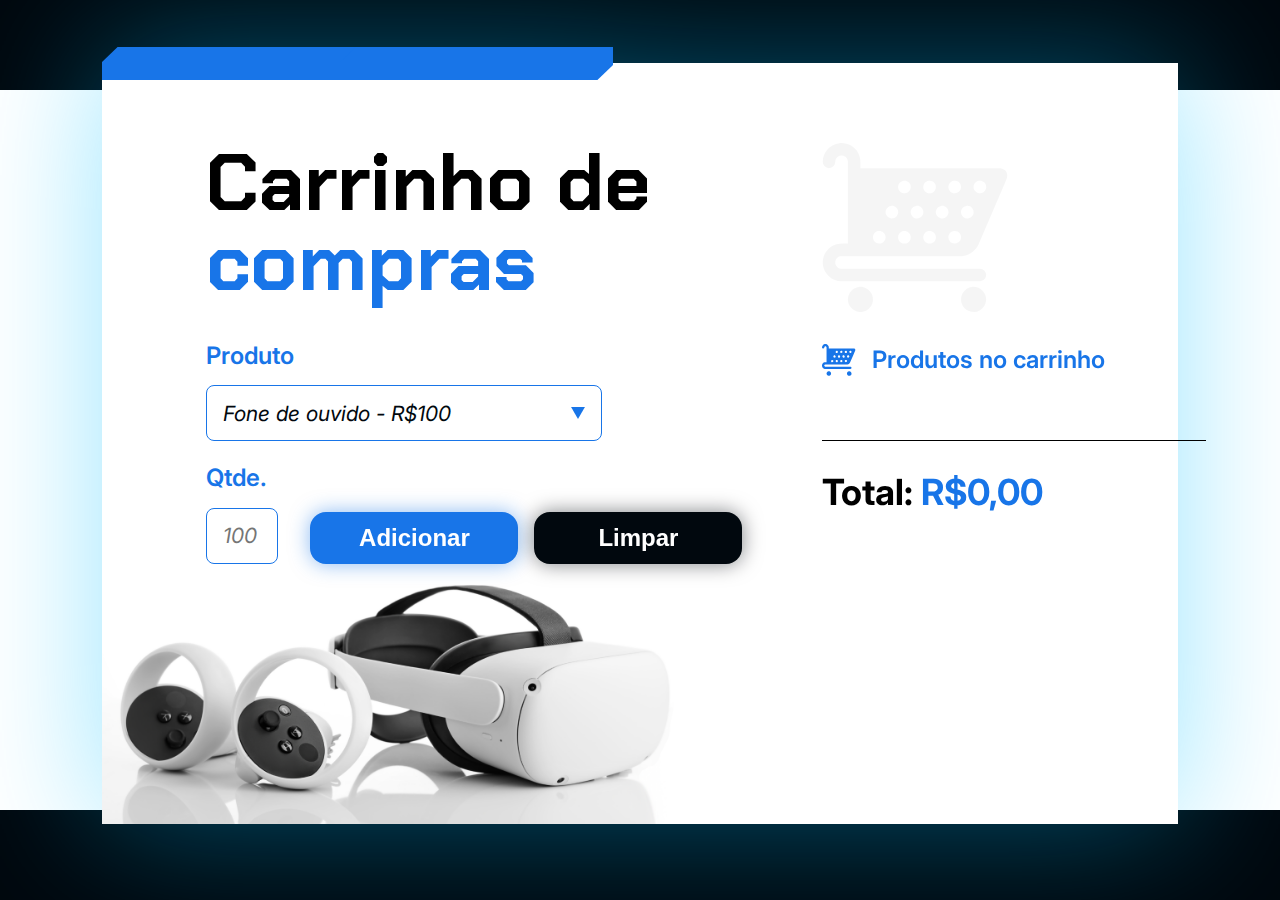
<file: carrinho/index.html>
<!DOCTYPE html>
<html lang="en">

<head>
  <meta charset="UTF-8">
  <meta name="viewport" content="width=device-width, initial-scale=1.0">

  <link rel="preconnect" href="https://fonts.googleapis.com">
  <link rel="preconnect" href="https://fonts.gstatic.com" crossorigin>
  <link href="https://fonts.googleapis.com/css2?family=Chakra+Petch:wght@700&family=Inter:wght@400;600;700&display=swap"
    rel="stylesheet">
  <link rel="stylesheet" href="style.css">

  <title>Carrinho de compras</title>
</head>

<body>
  <main class="conteudo-principal">
    <div class="grafismo-azul"></div>
    <section class="adicionar-produto">
      <h1 class="titulo">
        Carrinho de <span class="texto-azul">compras</span>
      </h1>

      <form class="formulario">
        <label class="campo-grupo">
          <span class="texto-medio-azul">Produto</span>
          <select class="produto-input" name="produto" id="produto">
            <option value="Fone de ouvido - R$ 100">Fone de ouvido - R$100</option>
            <option value="Celular - R$ 1400">Celular - R$1400</option>
            <option value="Oculus VR - R$ 5000">Oculus VR - R$5000</option>
          </select>
          </div>
        </label>

        <section class="parte-inferior">
          <label class="campo-grupo">
            <span class="texto-medio-azul">Qtde.</span>
            <input class="quantidade-input" id="quantidade" type="number" placeholder="100">
          </label>

          <section class="botoes-wrapper">
            <button onclick="adicionar()" type="button" class="botao-form botao-adicionar">Adicionar</button>
            <button onclick="limpar()" type="button" class="botao-form botao-limpar">Limpar</button>
          </section>
        </section>
      </form>
    </section>
    <section class="carrinho">
      <img src="./assets/carrinho-cinza.svg" alt="Imagem de um carrinho de compras cinza">

      <div class="titulo-wrapper">
        <img src="./assets/icone-carrinho.svg" alt="ícone de carrinho">

        <h2 class="carrinho__titulo">Produtos no carrinho</h2>
      </div>

      <section class="carrinho__produtos" id="lista-produtos">
        <section class="carrinho__produtos__produto">
          <span class="texto-azul">1x</span> Celular <span class="texto-azul">R$1400</span>
        </section>
      </section>

      <div class="divisoria"></div>

      <p class="carrinho__total">
        Total: <span class="texto-azul" id="valor-total">R$0,00</span>
      </p>
    </section>
  </main>

  <script src="js/app.js"></script>
</body>

</html>
</file>
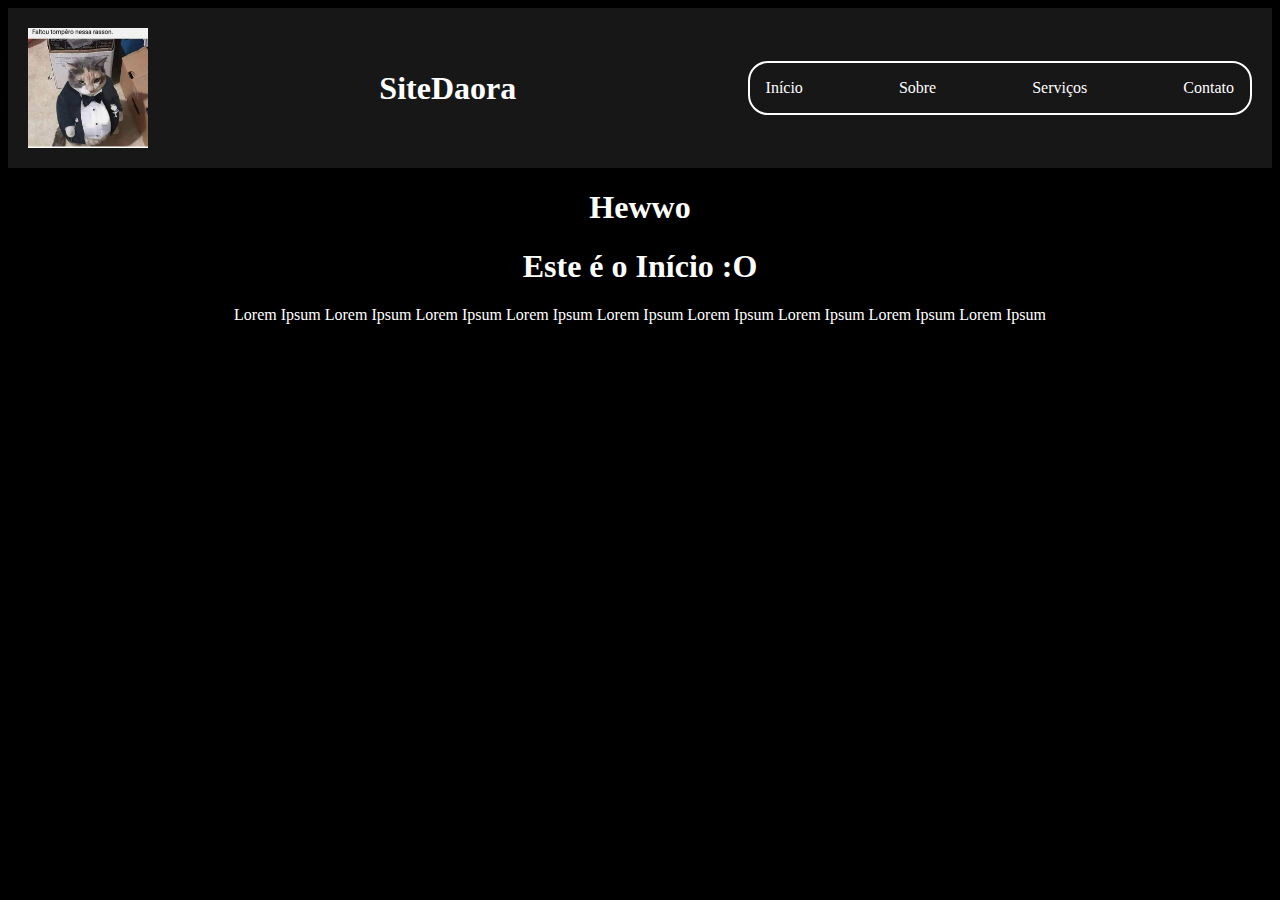
<file: projetohtml/index.html>
<!DOCTYPE html>
<html lang="pt-BR">
<head>
    <meta charset="UTF-8">
    <meta name="viewport" content="width=device-width, initial-scale=1.0">
    <title>ProjetoHTML</title>
    <link rel="stylesheet" href="style.css"> 
</head>
<body>
    <nav class="bar">
        <img class="logo" src="a.jpg" alt="logo">
        <h1 class="logon">SiteDaora</h1>
        <ul class="home">
            <li><a onclick="inicio()">Início</a></li>
            <li><a onclick="sobre()">Sobre</a></li>
            <li><a onclick="servicos()">Serviços</a></li>
            <li><a onclick="contato()">Contato</a></li>
        </ul>
    </nav>
    <h1>Hewwo</h1>
    <h1>Este é o Início :O</h1>
    <p>Lorem Ipsum Lorem Ipsum Lorem Ipsum Lorem Ipsum Lorem Ipsum Lorem Ipsum Lorem Ipsum Lorem Ipsum Lorem Ipsum</p>
    <section id="conteudo"></section>
</body>
<script src="script.js"></script>
</html>
</file>
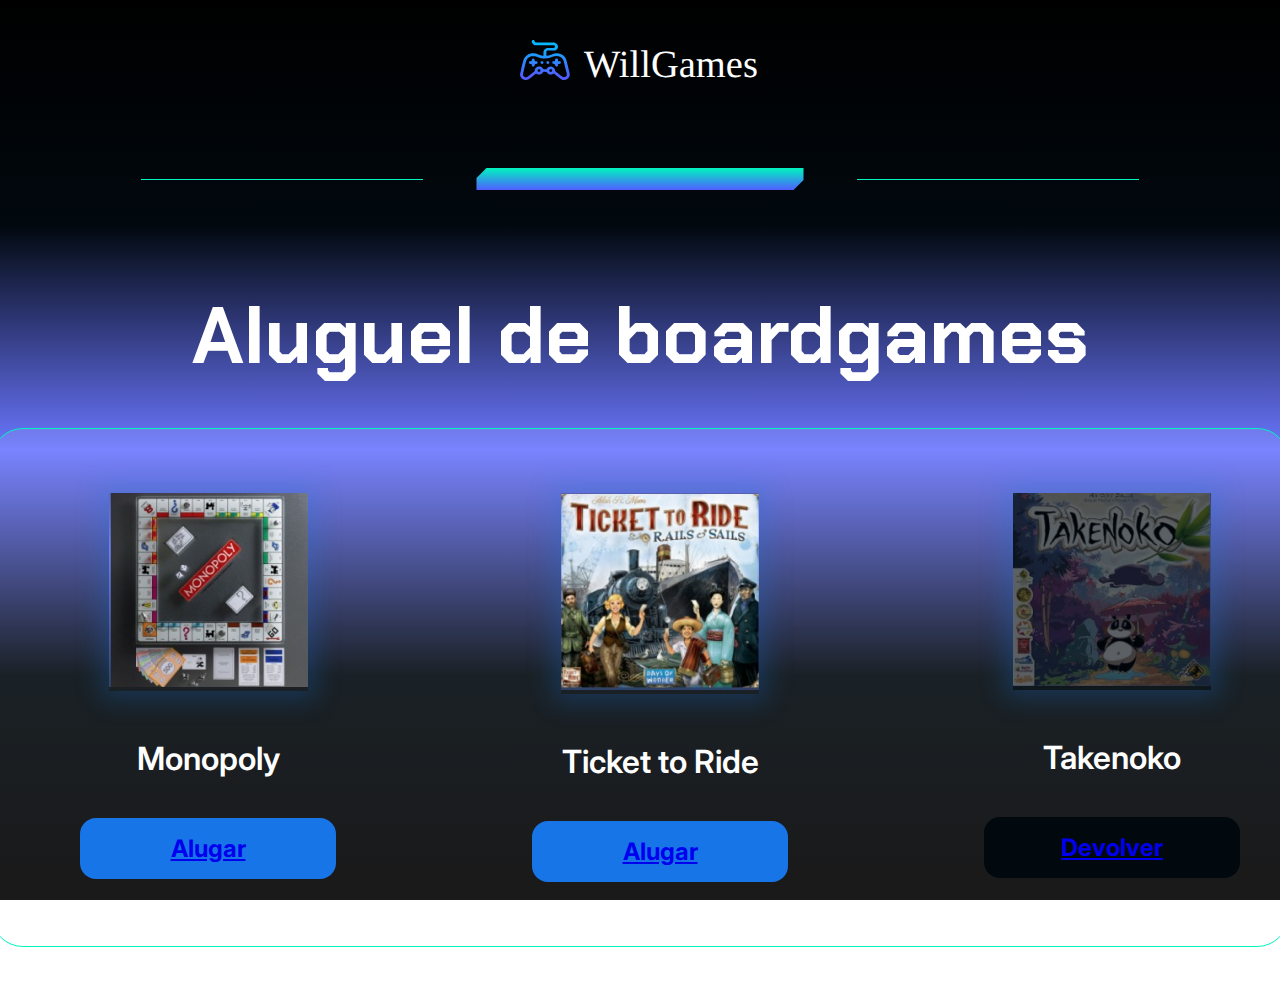
<file: boardgame/byprof/index.html>
<!DOCTYPE html>
<html lang="pt-BR">

<head>
    <meta charset="UTF-8">
    <meta name="viewport" content="width=device-width, initial-scale=1.0">
    <title>WillGames</title>
    <link rel="stylesheet" href="css/estilo.css">
</head>

<body class="body">
    <main class="container main">
        <img src="imagens/logo1.svg" alt="Logo WillGames">
        <section class="divisor">
            <div class="divisor__line"></div>
            <img src="imagens/fade_bar.svg" class="divisor__bar">
            <div class="divisor__line"></div>
        </section>
        <h1 class="page-title">Aluguel de boardgames</h1>
        <section class="dashboard">
            <ul class="dashboard__items">
                <li class="dashboard__items__item" id="game-1">
                    <div class="dashboard__item__img">
                        <img src="imagens/monopoly.png" alt="Capa jogo Monopoly">
                    </div>
                    <p class="dashboard__item__name">Monopoly</p>
                    <a onclick="alterarStatus(1)" href="#" class="dashboard__item__button">Alugar</a>
                </li>
                <li class="dashboard__items__item" id="game-2">
                    <div class="dashboard__item__img">
                        <img src="imagens/tikettoride.png" alt="Capa jogo Ticket to Ride">
                    </div>
                    <p class="dashboard__item__name">Ticket to Ride</p>
                    <a onclick="alterarStatus(2)" href="#" class="dashboard__item__button">Alugar</a>
                </li>
                <li class="dashboard__items__item" id="game-3">
                    <div class="dashboard__item__img dashboard__item__img--rented">
                        <img src="imagens/takenoko.png" alt="Capa jogo Takenoko">
                    </div>
                    <p class="dashboard__item__name">Takenoko</p>
                    <a onclick="alterarStatus(3)" href="#" class="dashboard__item__button dashboard__item__button--return">Devolver</a>
                </li>
            </ul>
        </section>
        
    </main>
    
</body>

</html>
</file>
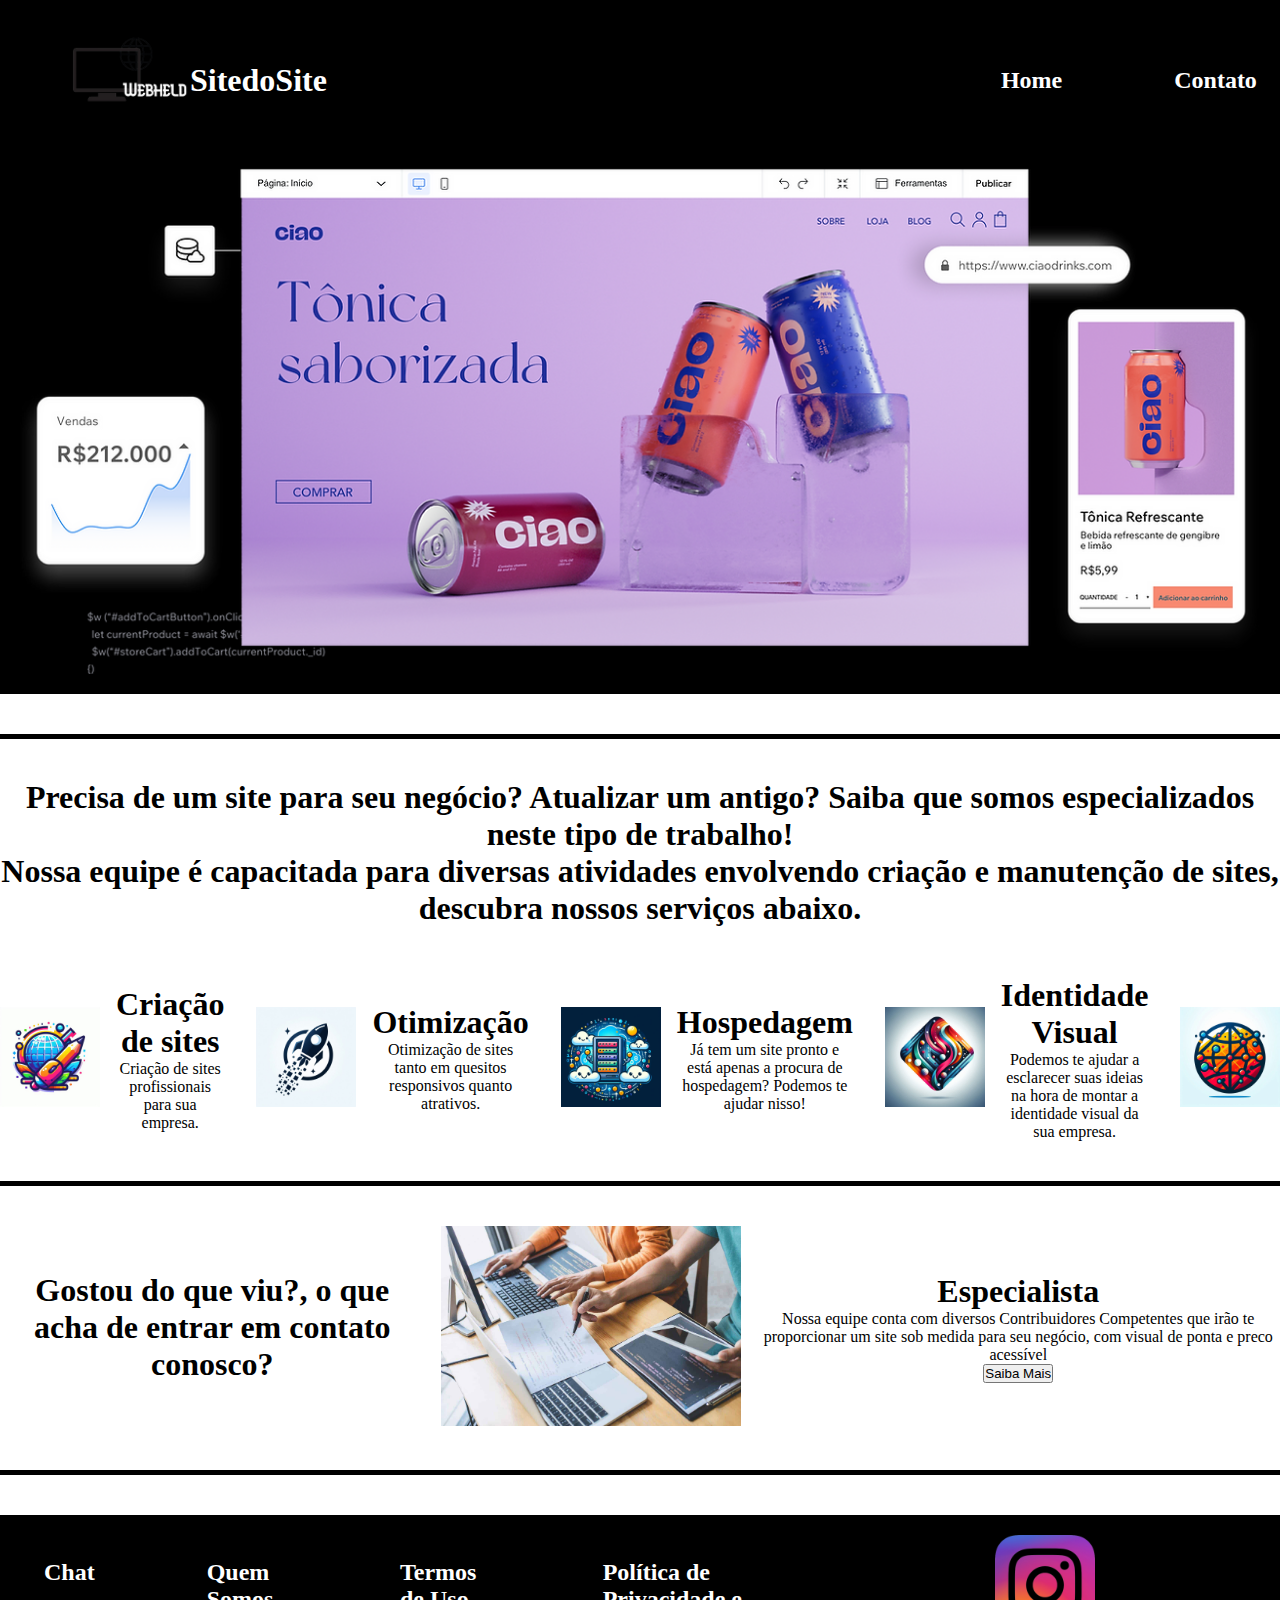
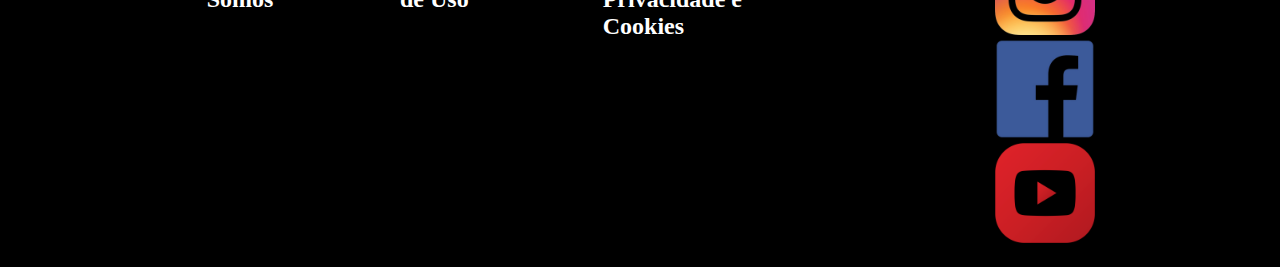
<file: landingpage/landin.html>
<!DOCTYPE html>
<html lang="pt-BR">
<head>
    <meta charset="UTF-8">
    <meta name="viewport" content="width=device-width, initial-scale=1.0">
    <title>SitedoSite</title>
    <link rel="stylesheet" href="landin.css">
</head>
<body>
    <header>
        <div class="bar">
            <img class="logo" src="logo.png" alt="logo">
            <h1 class="site">SitedoSite</h1>
            <ul class="menu">
                <a href="#" class="bts">Home</a>
                <a href="#" class="bts">Contato</a>
                <a href="#" class="bts">Serviços</a>
                <a href="#" class="bts">Orçamento</a>
            </ul>
        </div>
        <img class="img" src="im1.webp" alt="img">
    </header>
    <main class="container">
        <div class="divisor_line"></div>
        <h1>Precisa de um site para seu negócio? Atualizar um antigo? Saiba que somos especializados neste tipo de trabalho!<br>
            Nossa equipe é capacitada para diversas atividades envolvendo criação e manutenção de sites, descubra nossos serviços abaixo.
        </h1>
        <section class="dashboard">
            <ul class="dashboard-itens">
                <li class="dashboard-item">
                    <div class="itemlogo">
                        <img src="logo for website creation.png" alt="creation">
                    </div>
                    <div class="dashcontent">
                        <h1>Criação de sites</h1>
                        <p>Criação de sites profissionais para sua empresa.</p>
                    </div>
                </li>
                <li class="dashboard-item">
                    <div class="itemlogo">
                        <img src="logo para otimização de sites.png" alt="otimization">
                    </div>
                    <div class="dashcontent">
                        <h1>Otimização</h1>
                        <p>Otimização de sites tanto em quesitos responsivos quanto atrativos.</p>
                    </div>
                </li>
                <li class="dashboard-item">
                    <div class="itemlogo">
                        <img src="logo para hospedagem de sites.png" alt="hospedagem">
                    </div>
                    <div class="dashcontent">
                        <h1>Hospedagem</h1>
                        <p>Já tem um site pronto e está apenas a procura de hospedagem? Podemos te ajudar nisso!</p>
                    </div>
                </li>
                <li class="dashboard-item">
                    <div class="itemlogo">
                        <img src="logo para identidade visual de sites.png" alt="visual">
                    </div>
                    <div class="dashcontent">
                        <h1>Identidade Visual</h1>
                        <p>Podemos te ajudar a esclarecer suas ideias na hora de montar a identidade visual da sua empresa.</p>
                    </div>
                </li>
                <li class="dashboard-item">
                    <div class="itemlogo">
                        <img src="logo para marketing de sites.png" alt="market">
                    </div>
                    <div class="dashcontent">
                        <h1>Marketing</h1>
                        <p>Impulsionamos o alcance do seu site para o maior número de acessos.</p>
                    </div>
                </li>
                <li class="dashboard-item">
                    <div class="itemlogo">
                        <img src="logo para responsabilidade do site.png" alt="responsability">
                    </div>
                    <div class="dashcontent">
                        <h1>Responsabilidade</h1>
                        <p>Nos comprometemos em fazer seu site 100% responsivo.</p>
                    </div>
                </li>
            </ul>
        </section>
        <div class="divisor_line"></div>
        <div class="especialista">
            <h1>Gostou do que viu?, o que acha de entrar em contato conosco?</h1>
            <div class="especialistaimg">
                <img src="R.jpg" alt="especialist">
            </div>
            <div class="especialistacontent">
            <h1>Especialista</h1>
                <p>Nossa equipe conta com diversos Contribuidores Competentes que irão te proporcionar um site sob medida para seu negócio, com visual de ponta e preco acessível</p>
                <button>Saiba Mais</button>
            </div>
        </div>
    </main>
    <div class="divisor_line"></div>
    <footer>
        <div class="bar">
            <ul class="menu">
                <a href="#" class="bts">Chat</a>
                <a href="#" class="bts">Quem Somos</a>
                <a href="#" class="bts">Termos de Uso</a>
                <a href="#" class="bts">Política de Privacidade e Cookies</a>
                <div class="social">
                    <a href="#"><img src="R-removebg-preview.png" alt="instagram"></a>
                    <a href="#"><img src="R__1_-removebg-preview.png" alt="facebook"></a>
                    <a href="#"><img src="youtube_PNG102351.png" alt="youtube"></a>
                </div>
            </ul>
        </div>
    </footer>
</body>
</html>
</file>
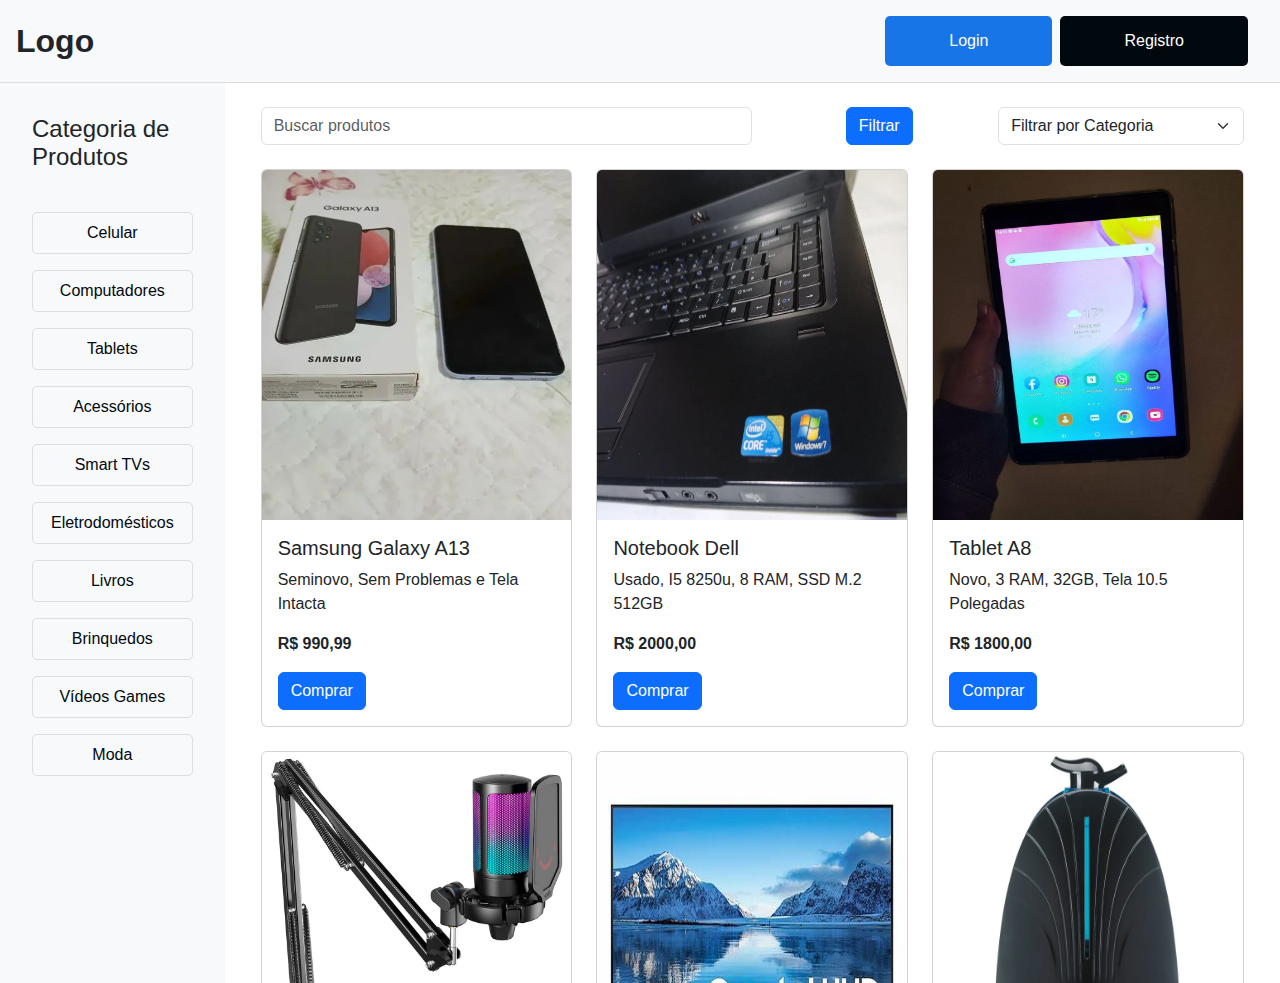
<file: pi/categorias.html>
<!DOCTYPE html>
<html lang="pt-BR">
<head>
    <meta charset="UTF-8">
    <meta name="viewport" content="width=device-width, initial-scale=1.0">
    <title>Categorias de Produtos</title>

    <!-- Bootstrap -->
    <link href="https://cdn.jsdelivr.net/npm/bootstrap@5.3.0/dist/css/bootstrap.min.css" rel="stylesheet">
    <link rel="stylesheet" href="https://cdnjs.cloudflare.com/ajax/libs/font-awesome/6.2.1/css/all.min.css"
      integrity="sha512-MV7K8+y+gLIBoVD59lQIYicR65iaqujzEqsOGsME2DdOuoUelJ8YC4nDHZdjDjrKQia6tV+I7VN9ElOsJSN4Q"
      crossorigin="anonymous" referrerpolicy="no-referrer" />
    <!-- Custom CSS -->
    <link rel="stylesheet" href="css/categorias.css">
</head>
<body>

  <!-- Header -->
  <header class="header d-flex justify-content-between align-items-center p-3 bg-light">
    <span class="header__logo">Logo</span>
    <nav class="nav">
      <a href="#" class="nav__btn--login btn btn-outline-primary me-2">Login</a>
      <a href="#" class="nav__btn--register btn btn-primary">Registro</a>
    </nav>
  </header>

  <!-- Main Layout -->
  <div class="d-flex" style="height: 100vh;">
    <!-- Sidebar -->
    <nav id="sidebar" class="bg-light p-3" style="width: 250px; height: 100%;">
      <header class="p-3">
        <h4>Categoria de Produtos</h4>
      </header>
      <ul class="nav flex-column p-3">
        <li class="nav-item mb-3">
          <a href="#" class="btn btn-outline-secondary w-100">Celular</a>
        </li>
        <li class="nav-item mb-3">
          <a href="#" class="btn btn-outline-secondary w-100">Computadores</a>
        </li>
        <li class="nav-item mb-3">
          <a href="#" class="btn btn-outline-secondary w-100">Tablets</a>
        </li>
        <li class="nav-item mb-3">
          <a href="#" class="btn btn-outline-secondary w-100">Acessórios</a>
        </li>
        <li class="nav-item mb-3">
          <a href="#" class="btn btn-outline-secondary w-100">Smart TVs</a>
        </li>
        <li class="nav-item mb-3">
          <a href="#" class="btn btn-outline-secondary w-100">Eletrodomésticos</a>
        </li>
        <li class="nav-item mb-3">
          <a href="#" class="btn btn-outline-secondary w-100">Livros</a>
        </li>
        <li class="nav-item mb-3">
          <a href="#" class="btn btn-outline-secondary w-100">Brinquedos</a>
        </li>
        <li class="nav-item mb-3">
          <a href="#" class="btn btn-outline-secondary w-100">Vídeos Games</a>
        </li>
        <li class="nav-item mb-3">
          <a href="#" class="btn btn-outline-secondary w-100">Moda</a>
        </li>
        
        <!-- Continue as demais categorias... -->
      </ul>
    </nav>

    <!-- Content -->
    <div id="content" class="flex-grow-1 p-4" style="overflow-y: auto;">
      <div class="container">
        
        <!-- Filtro e Campo de Busca -->
        <div class="d-flex justify-content-between align-items-center mb-4">
          <input type="text" class="form-control w-50 me-2" placeholder="Buscar produtos" id="search-input">
          <button type="button" class="btn btn-primary" id="filter-btn">Filtrar</button>
          
          
          <select class="form-select w-25" id="category-filter">
            <option selected>Filtrar por Categoria</option>
            <option value="Celular">Celular</option>
            <option value="Computadores">Computadores</option>
            <option value="Tablets">Tablets</option>
            <option value="Acessórios">Acessórios</option>
            <option value="Smart TVs">Smart TVs</option>
            <option value="Eletrodomésticos">Eletrodomésticos</option>
            <option value="Livros">Livros</option>
            <option value="Brinquedos">Brinquedos</option>
            <option value="Vídeos Games">Vídeos Games</option>
            <option value="Moda">Moda</option>
            <!-- Continue as opções de categoria -->
          </select>
        </div>

        <!-- Produtos -->
        <div class="row" id="products-container">
          <!-- Produto 1 -->
          <div class="col-md-4 mb-4 product-item" data-category="Celular">
            <div class="card">
              <img src="img/celular__5.jpeg" class="card-img-top" alt="Imagem do Produto 1">
              <div class="card-body">
                <h5 class="card-title">Samsung Galaxy A13</h5>
                <p class="card-text">Seminovo, Sem Problemas e Tela Intacta</p>
                <p class="card-text fw-bold">R$ 990,99</p>
                <a href="#" class="btn btn-primary">Comprar</a>
              </div>
            </div>
          </div>
          <!-- Produto 2 -->
          <div class="col-md-4 mb-4 product-item" data-category="Computadores">
            <div class="card">
              <img src="img/computador.jpg" class="card-img-top" alt="Imagem do Produto 2">
              <div class="card-body">
                <h5 class="card-title">Notebook Dell</h5>
                <p class="card-text">Usado, I5 8250u, 8 RAM, SSD M.2 512GB</p>
                <p class="card-text fw-bold">R$ 2000,00</p>
                <a href="#" class="btn btn-primary">Comprar</a>
              </div>
            </div>
          </div>
          <!-- Produto 3 -->
          <div class="col-md-4 mb-4 product-item" data-category="Tablets">
            <div class="card">
              <img src="img/Tablet.jpg" class="card-img-top" alt="Imagem do Produto 3">
              <div class="card-body">
                <h5 class="card-title">Tablet A8</h5>
                <p class="card-text">Novo, 3 RAM, 32GB, Tela 10.5 Polegadas</p>
                <p class="card-text fw-bold">R$ 1800,00</p>
                <a href="#" class="btn btn-primary">Comprar</a>
              </div>
            </div>
          </div>
          <!-- Produto 4 -->
          <div class="col-md-4 mb-4 product-item" data-category="Acessórios">
            <div class="card">
              <img src="img/micro.webp" class="card-img-top" alt="Imagem do Produto 4">
              <div class="card-body">
                <h5 class="card-title">Microfone + Braço Articulado</h5>
                <p class="card-text">Fifine Ampligame A6t</p>
                <p class="card-text fw-bold">R$ 250,00</p>
                <a href="#" class="btn btn-primary">Comprar</a>
              </div>
            </div>
          </div>
          <!-- Produto 5 -->
          <div class="col-md-4 mb-4 product-item" data-category="Smart TVs">
            <div class="card">
              <img src="img/smarttv.jpg" class="card-img-top" alt="Imagem do Produto 5">
              <div class="card-body">
                <h5 class="card-title">Crystal UHD</h5>
                <p class="card-text">60 Polegadas, 2 meses de Uso.</p>
                <p class="card-text fw-bold">R$ 2200,00</p>
                <a href="#" class="btn btn-primary">Comprar</a>
              </div>
            </div>
          </div>
          <!-- Produto 6 -->
          <div class="col-md-4 mb-4 product-item" data-category="Eletrodomésticos">
            <div class="card">
              <img src="img/Umidificador.webp" class="card-img-top" alt="Imagem do Produto 6">
              <div class="card-body">
                <h5 class="card-title">Umidificador de Ar</h5>
                <p class="card-text">Breath Ion Relaxmedic RM-HD011, Capacidade 4 Litros</p>
                <p class="card-text fw-bold">R$ 350,00</p>
                <a href="#" class="btn btn-primary">Comprar</a>
              </div>
            </div>
          </div>
          <!-- Produto 7 -->
          <div class="col-md-4 mb-4 product-item" data-category="Livros">
            <div class="card">
              <img src="img/livro.jpg" class="card-img-top" alt="Imagem do Produto 7">
              <div class="card-body">
                <h5 class="card-title">Cafés e Lendas</h5>
                <p class="card-text">Livro em Perfeito Estado, Fantasia Romântica</p>
                <p class="card-text fw-bold">R$ 48,70</p>
                <a href="#" class="btn btn-primary">Comprar</a>   
              </div>
            </div>
          </div>

          <!-- Produto 8 -->
          <div class="col-md-4 mb-4 product-item" data-category="Brinquedos">
            <div class="card">
              <img src="img/brinquedo.webp" class="card-img-top" alt="Imagem do Produto 8">
              <div class="card-body">
                <h5 class="card-title">Optimus Prime</h5>
                <p class="card-text">Brinquedo Colecionável Articulável</p>
                <p class="card-text fw-bold">R$ 109,90</p>
                <a href="#" class="btn btn-primary">Comprar</a>
              </div>
            </div>
          </div>

          <!-- Produto 9 -->
          <div class="col-md-4 mb-4 product-item" data-category="Vídeos Games">
            <div class="card">
              <img src="img/51dfg52K-cL._AC_SX679_.jpg" class="card-img-top" alt="Imagem do Produto 9">
              <div class="card-body">
                <h5 class="card-title">Playstation 5</h5>
                <p class="card-text">Lacrado</p>
                <p class="card-text fw-bold">R$ 3000,00</p>
                <a href="#" class="btn btn-primary">Comprar</a>
              </div>
            </div>
          </div>

          <!-- Produto 10 -->
          <div class="col-md-4 mb-4 product-item" data-category="Moda">
            <div class="card">
              <img src="img/61ah7GPJSlL._AC_SY606_.jpg" class="card-img-top" alt="Imagem do Produto 10">
              <div class="card-body">
                <h5 class="card-title">Roupa</h5>
                <p class="card-text">Vestido Vermelho Tamanho M</p>
                <p class="card-text fw-bold">R$ 350,00</p>
                <a href="#" class="btn btn-primary">Comprar</a>
              </div>
            </div>
          </div>
          
        </div>
      </div>
    </div>
  </div>

  <!-- JavaScript -->
  <script src="https://code.jquery.com/jquery-3.3.1.slim.min.js"></script>
  <script src="https://cdnjs.cloudflare.com/ajax/libs/popper.js/1.14.7/umd/popper.min.js"></script>
  <script src="https://stackpath.bootstrapcdn.com/bootstrap/4.3.1/js/bootstrap.min.js"></script>
  <script src="js/categorias.js"></script>
</body>
</html>
</file>
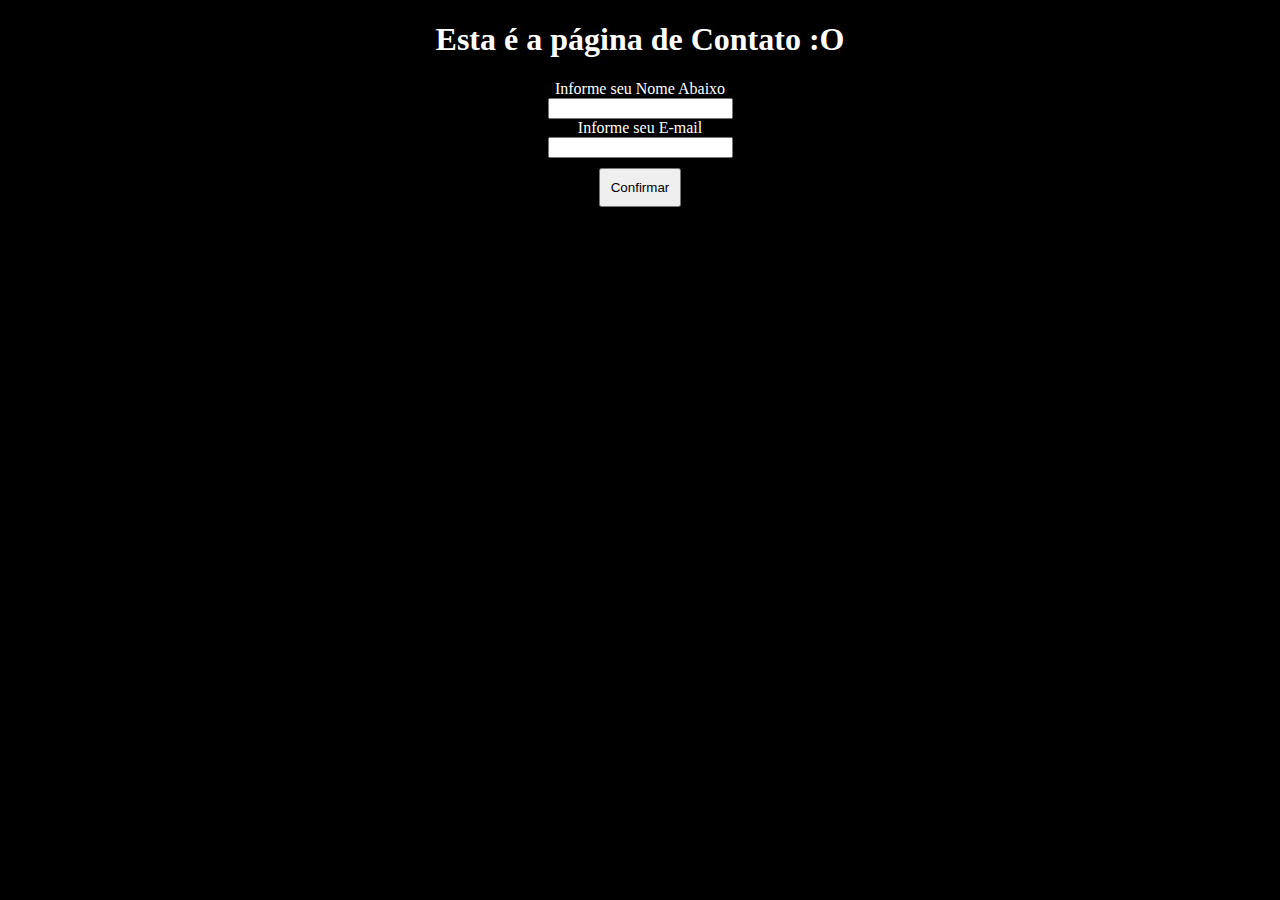
<file: projetohtml/contato.html>
<!DOCTYPE html>
<html lang="en">
<head>
    <meta charset="UTF-8">
    <meta name="viewport" content="width=device-width, initial-scale=1.0">
    <title>Document</title>
    <link rel="stylesheet" href="style.css"> 
</head>
<body>
    <h1>Esta é a página de Contato :O</h1>
    <section id="cad">
        <label>Informe seu Nome Abaixo</label><br><input id="nome"><br>
        <label>Informe seu E-mail</label><br><input id="email"><br>
        <button onclick="confirmar()">Confirmar</button>
        <section id="res"></section>
    </section>
</body>
<script src="script.js"></script>
</html>
</file>
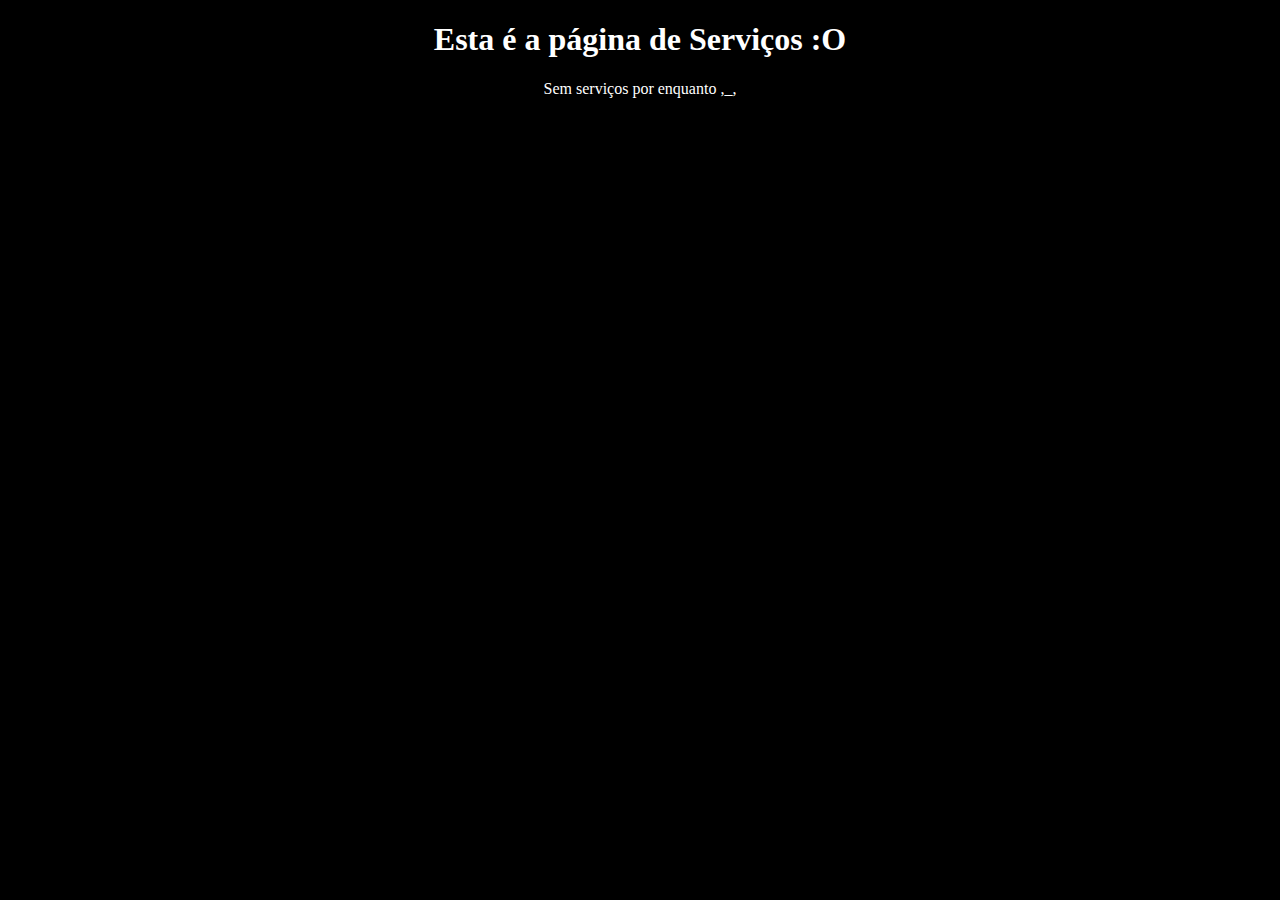
<file: projetohtml/servicos.html>
<!DOCTYPE html>
<html lang="en">
<head>
    <meta charset="UTF-8">
    <meta name="viewport" content="width=device-width, initial-scale=1.0">
    <title>Document</title>
    <link rel="stylesheet" href="style.css"> 
</head>
<body>
    <h1>Esta é a página de Serviços :O</h1>
    <p>Sem serviços por enquanto ,_,</p>
</body>
<script src="script.js"></script>
</html>
</file>
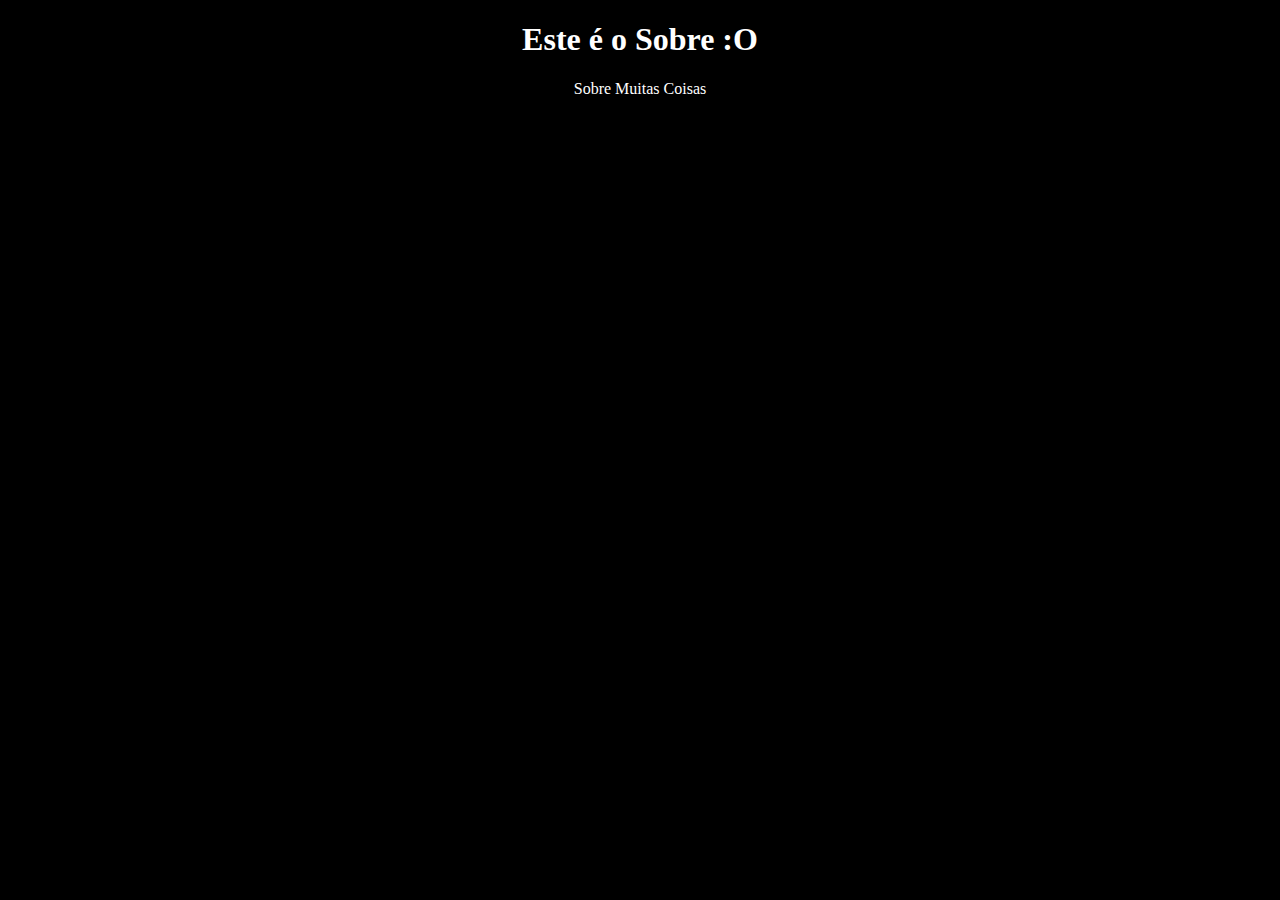
<file: projetohtml/sobre.html>
<!DOCTYPE html>
<html lang="en">
<head>
    <meta charset="UTF-8">
    <meta name="viewport" content="width=device-width, initial-scale=1.0">
    <title>Document</title>
    <link rel="stylesheet" href="style.css"> 
</head>
<body>
    <h1>Este é o Sobre :O</h1>
    <p>Sobre Muitas Coisas</p>
</body>
<script src="script.js"></script>
</html>
</file>
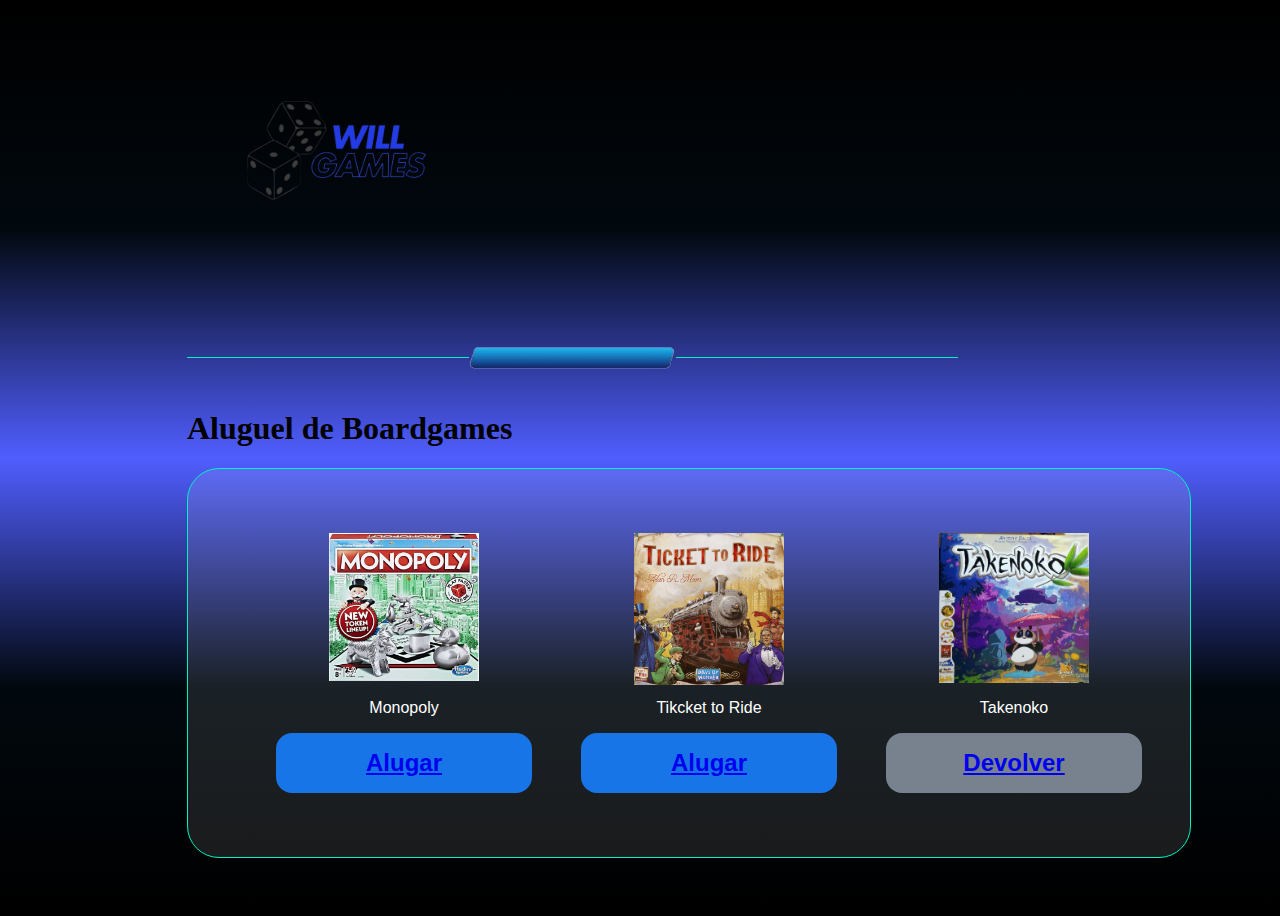
<file: boardgame/byme/board.html>
<!DOCTYPE html>
<html lang="pt-BR">
<head>
    <meta charset="UTF-8">
    <meta name="viewport" content="width=device-width, initial-scale=1.0">
    <title>WillGames</title>
    <link rel="stylesheet" href="board.css">
</head>
<body>
    <main>
        <img class="logo" src="WillGames.svg" alt="Logo">
        <section class="divisor">
            <div class="divisor_line"></div>
            <img src="bar.png" alt="bar" class="divisor_bar">
            <div class="divisor_line"></div>
        </section>
       
        <h1>Aluguel de Boardgames</h1>

        <section class="dashboard">
            <ul class="dashboard_itens">
                <li class="dashboard_item" id="game-1">
                    <div class="dashboard_img">
                        <img src="monopoly.webp" alt="img1">
                    </div>
                    <p class="item_name">Monopoly</p>
                    <a class="alugar" href="#">Alugar</a>
                </li>
                <li class="dashboard_item" id="game-2">
                    <div class="dashboard_img">
                        <img src="ticket.jpg" alt="img2">
                    </div>
                    <p class="item_name">Tikcket to Ride</p>
                    <a class="alugar" href="#">Alugar</a>
                </li>
                <li class="dashboard_item" id="game-3">
                    <div class="dashboard_img">
                        <img src="takenoko.jpg" alt="img3">
                    </div>
                    <p class="item_name">Takenoko</p>
                    <a class="devolver" href="#">Devolver</a>
                </li>
            </ul>
        </section>
    </main>
</body>
</html>
</file>
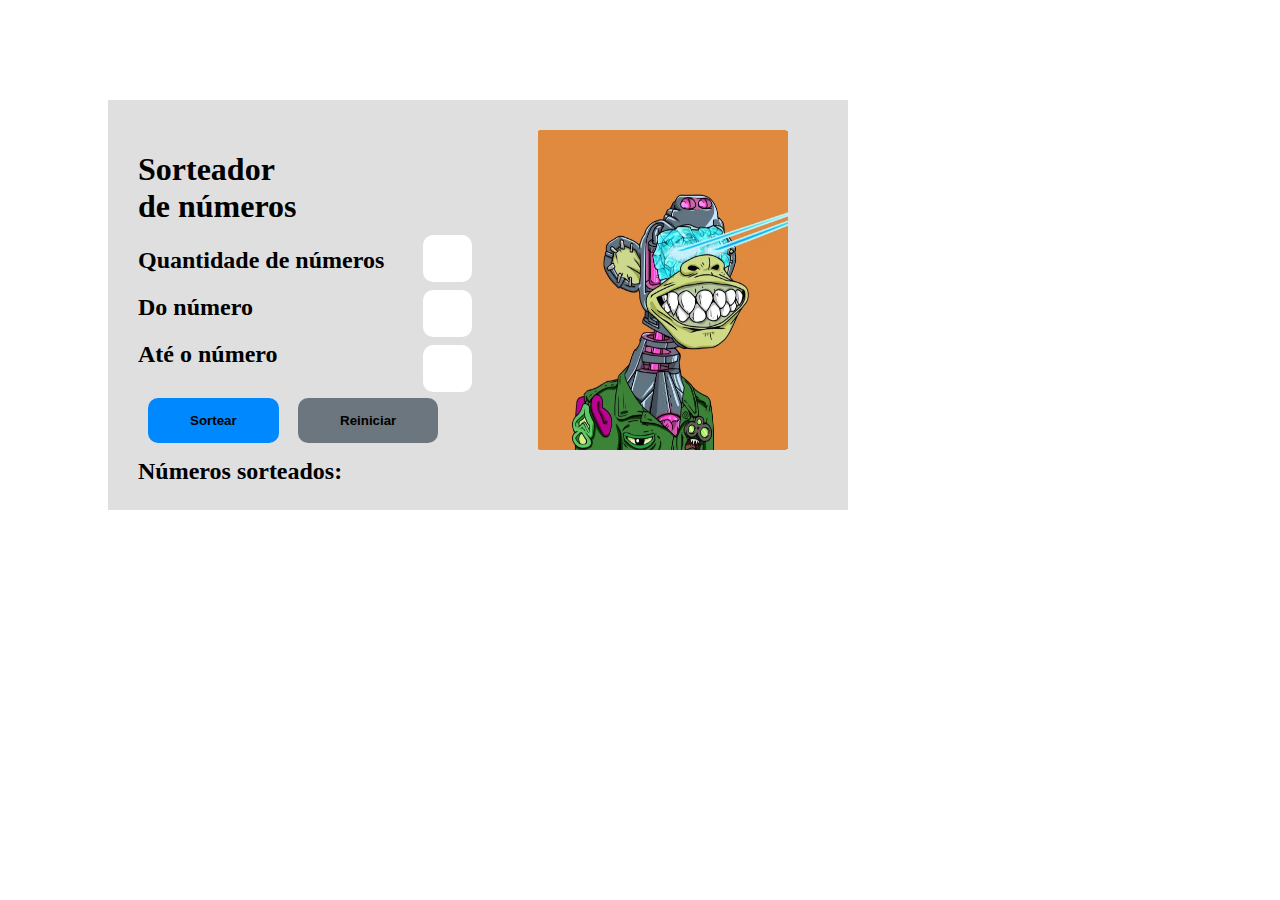
<file: sorteio/esboco/sorteio.html>
<!DOCTYPE html>
<html lang="pt-BR">
<head>
    <meta charset="UTF-8">
    <meta name="viewport" content="width=device-width, initial-scale=1.0">
    <title>Luiz Espalha Lixo</title>
</head>
<style>    
    .button1 {
        background-color: rgb(0, 136, 255);
        overflow: hidden;
        border-radius: 10px;
        text-align: center;
        padding: 15px 42px;
        border: none;
        font-weight: bold;
        position: absolute;
        margin-left: 10px;
        margin-top: 10px;
    }
    .button2 {
        background-color: rgb(108, 118, 126);
        overflow: hidden;
        border-radius: 10px;
        text-align: center;
        padding: 15px 42px;
        border: none;
        font-weight: bold;
        position: absolute;
        margin-left: 160px;
        margin-top: 10px;
    }
    .box {
        background-color: rgb(223, 223, 223);
        width: 680px;
        height: 350px;
        padding: 30px;
        margin-top: 100px;
        margin-left: 100px;
    }
    .img {
        position: absolute;
        height: 320px;
        width: 250px;
        margin-left: 400px;
    }
    .box1 {
        background-color: white;
        overflow: visible;
        border-radius: 10px;
        border: none;
        position: absolute;
        height: 45px;
        width: 45px;
        margin-left: 285px;
        margin-top: 105px;
    }
    .box2 {
        background-color: white;
        overflow: hidden;
        border-radius: 10px;
        border: none;
        position: absolute;
        height: 45px;
        width: 45px;
        margin-left: 285px;
        margin-top: 160px;
    }
    .box3 {
        background-color: white;
        overflow: hidden;
        border-radius: 10px;
        border: none;
        position: absolute;
        height: 45px;
        width: 45px;
        margin-left: 285px;
        margin-top: 215px;
    }
    .h2 {
        margin-top: 70px;
        position: absolute;
    }
</style>
<body>
    <div class="box">
        <input class="box1" type="number" min="1"></input>
        <input class="box2" type="number" min=1></input>
        <input class="box3" type="number" min=1></input>
        <img class="img" src="8.jpg" alt="masqueico">
        <h1 class="h1">Sorteador<br> de números</h1>
        <h2>Quantidade de números</h2>
        <h2>Do número</h2>
        <h2>Até o número</h2>
        <button class="button1">Sortear</button>
        <button class="button2">Reiniciar</button>
        <h2 class="h2">Números sorteados:</h2>
    </div>
</body>
</html>
</file>
<file: carrinho/style.css>
* {
  margin: 0;
  padding: 0;
  box-sizing: border-box;
}

body {
  min-height: 100vh;
  height: auto;
  background: linear-gradient(to bottom,
      #01080E 10%,
      #FFF 10%,
      #FFF 90%,
      #01080E 90%);
  padding: 7vh 8vw 5vh;
  font-family: 'Inter', sans-serif;
  font-size: 16px;
}

button {
  background: inherit;
  color: inherit;
  border: 0;
}

select {
  appearance: none;
}

input[type="number"]::-webkit-outer-spin-button,
input[type="number"]::-webkit-inner-spin-button {
    -webkit-appearance: none;
    margin: 0;
}

input[type="number"] {
    appearance: textfield;
}

.texto-medio-azul {
  color: var(--Light-Blue, #1875E8);
  font-size: 1.5rem;
  font-style: normal;
  font-weight: 600;
  line-height: 110%; /* 1.65rem */
}

.conteudo-principal {
  filter: drop-shadow(0px 0px 70px rgba(2, 189, 255, 0.40));
  min-height: 100%;
  padding: 5rem 6.5rem;
  
  display: grid;
  grid-template-columns: 1.375fr 1fr;
  column-gap: 5rem;

  background: white url('./assets/oculos.png') no-repeat bottom left;
  background-size: auto 40%;

  position: relative;
  background-position: left bottom -40px;
}

.grafismo-azul {
  position: absolute;
  width: 31.9375rem;
  height: 2.0625rem;
  background-image: url('./assets/grafismo-azul.svg');
  top: -1rem;
}

.titulo {
  font-family: 'Chakra Petch', sans-serif;
  font-size: 5rem;
  font-style: normal;
  font-weight: 700;
  line-height: 100%;
  margin-bottom: 2.5rem;
}

.texto-azul {
  color: #1875E8;
}

.formulario {
  display: flex;
  flex-direction: column;
  align-items: flex-start;
  gap: 1.5rem;
}

.formulario .campo-grupo {
  display: flex;
  flex-direction: column;
  align-items: flex-start;
  gap: 1rem;
}

.produto-input {
  width: 24.75rem;
  height: 3.5rem;
  padding: 1rem;
  border-radius: 0.5rem;
  border: 1px solid var(--Light-Blue, #1875E8);

  color: var(--Void, #01080E);
  font-family: Inter;
  font-size: 1.3125rem;
  font-style: italic;
  font-weight: 400;
  line-height: 110%;
  
  background: url('./assets/arrow-down.svg') no-repeat right 1rem top 50%;
}

.dropdown {
  width: 3.375rem;
  height: 3.5rem;
  padding: 1rem;
  justify-content: center;
  align-items: center;
  gap: 0.625rem;
  border-radius: 0rem 0.5rem 0.5rem 0rem;
  border: 1px solid var(--Light-Blue, #1875E8);
  cursor: pointer;
}

.formulario > .parte-inferior {
  display: flex;
  align-items: flex-end;
  gap: 2rem;
}

.quantidade-input {
  display: flex;
  height: 3.5rem;
  padding: 1rem;
  width: 4.5rem;
  border-radius: 0.5rem;
  border: 1px solid var(--Light-Blue, #1875E8);

  color: var(--Void, #01080E);
  font-family: Inter;
  font-size: 1.3125rem;
  font-style: italic;
  font-weight: 400;
  line-height: 110%;
}

.botoes-wrapper {
  display: flex;
  align-items: flex-end;
  gap: 1rem;
}

.botao-form {
  display: flex;
  flex-direction: column;
  justify-content: center;
  align-items: center;
  width: 13rem;
  height: 3.25rem;
  padding: 1rem 1.5rem;
  gap: 0.625rem;
  border-radius: 1rem;
  cursor: pointer;
}

.botao-adicionar {
  background: var(--Light-Blue, #1875E8);
  box-shadow: 0px 0px 20px 0px rgba(24, 117, 232, 0.50);

  color: var(--Branco, #FFF);
  font-size: 1.5rem;
  font-weight: 700;
  line-height: normal;
}

.botao-limpar {
  border-radius: 1rem;
  background: var(--Void, #01080E);
  box-shadow: 0px 0px 20px 0px rgba(1, 8, 14, 0.50);

  color: var(--Branco, #FFF);
  font-size: 1.5rem;
  font-weight: 700;
  line-height: normal;
}

.carrinho {
  display: flex;
  width: 24rem;
  flex-direction: column;
  align-items: flex-start;
  gap: 2rem;
}

.titulo-wrapper {
  display: flex;
  align-items: center;
  gap: 1rem;
}

.carrinho__titulo {
  color: var(--Light-Blue, #1875E8);
  font-family: Inter;
  font-size: 1.5rem;
  font-style: normal;
  font-weight: 600;
  line-height: 110%; /* 1.65rem */
}

.carrinho__produtos {
  display: flex;
  flex-direction: column;
  align-items: flex-start;
  gap: 1rem;
}

.carrinho__produtos__produto {
  font-size: 1.3125rem;
  font-style: italic;
  font-weight: 400;
  line-height: 110%; /* 1.44375rem */
}

.divisoria {
  width: 24rem;
  height: 0.0625rem;
  background: #000;
}

.carrinho__total {
  font-size: 2.25rem;
  font-weight: 700;
  line-height: 110%; /* 2.475rem */
}

.adicionar-produto {
  padding-bottom: 180px;
}
</file>
<file: projetohtml/style.css>
html{
    color: white;
    background-color: black;
}

h1, p{
    text-align: center;
}

button{
    padding: 10px;
    margin-top: 10px;
}

iframe{
    width: 100vh;
    height: 60vh;
}

a{
    cursor: pointer;
    text-decoration: none;
    color: white;
}

a:hover{
    text-decoration: underline;
}

.bar {
    background-color: #181717;
    width: 100%;
    display: flex;
    justify-content: space-between; 
    align-items: center;
}

.logo {
    margin-left: 20px;
    margin-top: 20px;
    margin-bottom: 20px;
    width: 120px;
    height: 120px;
}

.logon {
    display: flex;
    color: white;
}

.home{
    color: #181717;
    display: flex;
    justify-content: space-evenly;
    padding: 1rem;
    border: 2px;
    border-style: solid;
    border-color: white;
    border-radius: 20px;
    gap: 6rem;
    margin-right: 20px;
}

#conteudo{
    display: flex;
    align-items: center;
    justify-content: center;
}

#cad{
    text-align: center;
}
</file>
<file: boardgame/byprof/css/estilo.css>
@import url('https://fonts.googleapis.com/css2?family=Chakra+Petch:wght@700&family=Inter:wght@600;700&display=swap');

.body {
    color: #FFFFFF;

    min-height: 100vh;

    background: rgb(0, 0, 0);
    background: linear-gradient(to bottom, rgba(0, 0, 0, 1) 0%, rgba(1, 8, 14, 1) 25%, rgba(80, 94, 255, 0.85) 50%, rgba(1, 8, 14, 1) 75%, rgba(0, 0, 0, 1) 100%);
    background-repeat: no-repeat;
    background-attachment: fixed;

    display: flex;
    flex-direction: column;
    justify-content: center;

    padding: 2rem;
}

@media screen and (min-width: 1440px) {
    .body {
        padding: 2rem calc((100vw - 1086px)/2);
    }
}

.main {
    display: flex;
    flex-direction: column;
    align-items: center;
}

.divisor {
    display: flex;
    gap: 53px;
    align-items: center;

    margin: 88px 0px 40px;
}

.divisor__line {
    height: 1px;
    width: 282px;
    background-color: #00F4BF;
}

.page-title {
    font-family: 'Chakra Petch', sans-serif;
    font-weight: 700;
    font-size: 5rem;

    margin-bottom: 2.5rem;
}

.page-title__emphasis {
    color: #505EFF;
}

.dashboard {
    background-color: rgba(255, 255, 255, 0.1);

    border-radius: 2rem;
    border-width: 1px;
    border-style: solid;
    border-color: #00F4BF;

    padding: 3rem;
    width: 100%;
}

.dashboard__items {
    display: flex;
    justify-content: space-between;
}

.dashboard__items__item {
    display: flex;
    flex-direction: column;
    align-items: center;
    justify-content: flex-start;

    font-family: 'Inter', sans-serif;
}

.dashboard__item__img {
    box-shadow: 0px 0px 24px 8px rgba(24, 118, 232, 0.25);

    margin-bottom: 1rem;
}

.dashboard__item__img--rented {
    position: relative;
}

.dashboard__item__img--rented::after {
    content: "";
    display: block;
    width: 100%;
    height: 100%;

    position: absolute;
    top: 0;
    
    background-color: rgba(1, 8, 14, 0.4);
}

.dashboard__item__name {
    font-weight: 600;
    font-size: 2rem;

    margin-bottom: 2.5rem;
}

.dashboard__item__button {
    display: flex;
    justify-content: center;

    font-weight: 700;
    font-size: 1.5rem;

    padding: 1rem 1.5rem;
    min-width: 13rem;

    border-radius: 1rem;

    background-color: #1875E8;
}

.dashboard__item__button--return {
    background-color: #01080E;
}

.hachuras {
    margin-top: 1.5rem;
    margin-right: 33px;
    align-self: flex-end;
}
</file>
<file: landingpage/landin.css>
* {
    margin: 0;
    padding: 0;
    box-sizing: border-box;
}

header {
    width: 100vw;
    padding: 20px;
    background-color: black;
}

.bar {
    width: 100%;
    display: flex;
    justify-content: space-between; 
    align-items: center;
}

.logo {
    margin-left: 50px;
    width: 120px;
    height: 120px;
}

.menu {
    display: flex;
    gap: 4rem;
}

.bts {
    display: flex;
    font-weight: bold;
    font-size: 1.5rem;
    padding: 1.5rem;
    color: white;
    text-decoration: none;
}

.divisor_line {
    margin-top: 40px;
    margin-bottom: 40px;
    height: 5px;
    width: 100vw;
    background-color: black;
}

.img {
    display: flex;
    width: 100%;
    height: 100%;
}

.container {
    align-items: center;
    text-align: center;
    width: 100vw;
}

.dashboard {
    margin-top: 50px;
    width: 100vw;
}

.dashboard-itens {
    display: flex;
    flex-direction: row;
    gap: 2rem;
}

.dashboard-item {
    display: flex;
    align-items: center;
    gap: 1rem;
}

.itemlogo img {
    max-width: 100px;
    max-height: 100px;
    width: auto;
    height: auto;
}

.dashboard-item .dashcontent {
    display: flex;
    flex-direction: column;
    align-items: flex-start;
}

.especialista {
    display: flex;
    align-items: center;
    gap: 1rem;
}

.especialistaimg img {
    max-width: 300px;
    width: auto;
    height: auto;
}

.especialistacontent {
    display: flex;
    flex-direction: column;
    align-items: center;
}

footer {
    width: 100vw;
    padding: 20px;
    background-color: black;
}

.social img{
    max-width: 100px;
    max-height: 100px;
    width: auto;
    height: auto;
    margin-left: 100px;
}

.site {
    font-family: Georgia, 'Times New Roman', Times, serif;
    margin-right: 650px;
    color: white;
}
</file>
<file: boardgame/byme/board.css>
body {
    background: rgb(0, 0, 0);
    background: linear-gradient(rgba(0,0,0,1) 0%,rgba(1,8,14,1) 25%,rgba(80,94,255,1) 50%,rgba(1,8,14,1) 75%,rgba(0,0,0,1) 100%);
    height: 100vh;
    display: flex;
    align-items: center;
    justify-content: center;
} 

.divisor {
    display: flex;
    align-items: center;
    margin: 88px 0px 40px
}

.divisor_line {
    height: 1px;
    width: 282px;
    background-color: #00F4BF;
}

.divisor_bar {
    
}

.dashboard {
    background-color: rgba(255, 255, 255,0.1);
    border-radius: 2rem;
    border-width: 1px;
    border-style: solid;
    border-color: #00F4BF;
    padding: 3rem;
    width: 100%;
}

.dashboard_itens {
    display: flex;
    justify-content: space-between;
}

.dashboard_item {
    display: flex;
    flex-direction: column;
    align-items: center;
    justify-content: flex-start;
    font-family: 'Inter', sans-serif;
}

.logo {
    display: flex;
    height: 200px;
    width: 300px;
}

.dashboard_img {
    display: flex;
    height: 150px;
    width: 150px;
    flex-direction: column;
}

.item_name {
    color: white;
}

.alugar {
    display: flex;
    justify-content: center;
    font-weight: 700;
    font-size: 1.5rem;
    padding: 1rem 1.5rem;
    min-width: 13rem;
    border-radius: 1rem;
    background-color: #1875e8;
}

.devolver {
    display: flex;
    justify-content: center;
    font-weight: 700;
    font-size: 1.5rem;
    padding: 1rem 1.5rem;
    min-width: 13rem;
    border-radius: 1rem;
    background-color: #78828f;
}
</file>
<file: pi/css/categorias.css>
:root {
    --primary-color: #1875E8; /* Cor principal */
    --secondary-color: #01080E; /* Cor secundária */
    --white: #FFF; /* Cor branca */
}

/* Reset de Estilos Globais */
* {
    margin: 0;
    padding: 0;
    box-sizing: border-box; 
}

/* Estilo do Body */
body {
    background-color: var(--white); 
    font-family: 'Inter', sans-serif; 
}

/* ------------------------ HEADER ------------------------ */

/* Estilos do Cabeçalho */
.header {
    display: flex;
    justify-content: space-between; 
    align-items: center; 
    padding: 1rem;
    border-bottom: 1px solid #ddd; 
}

/* Estilo do Logo no Cabeçalho */
.header__logo {
    font-size: 2rem;
    font-weight: bold; 
}

/* ------------------------ NAVIGATION ------------------------ */

/* Estilos de Navegação */
.nav a {
    display: inline-block;
    padding: 0.5rem 1rem;
    border: 1px solid #ddd; 
    border-radius: 5px;
    text-decoration: none;
    color: var(--secondary-color); 
}

/* Botões de Login e Registro */
.nav .nav__btn--login,
.nav .nav__btn--register {
    padding: 0.8rem 4rem;
    border-radius: 5px;
    border: none;
    cursor: pointer;
    margin-right: 1rem;
}

/* Botão de Login */
.nav .nav__btn--login {
    background-color: var(--primary-color); 
    color: var(--white); 
}

/* Botão de Registro */
.nav .nav__btn--register {
    background-color: var(--secondary-color); 
    color: var(--white); 
}

/* Resize para Todas as Imagens */
img {
    height: 350px;
}
</file>
